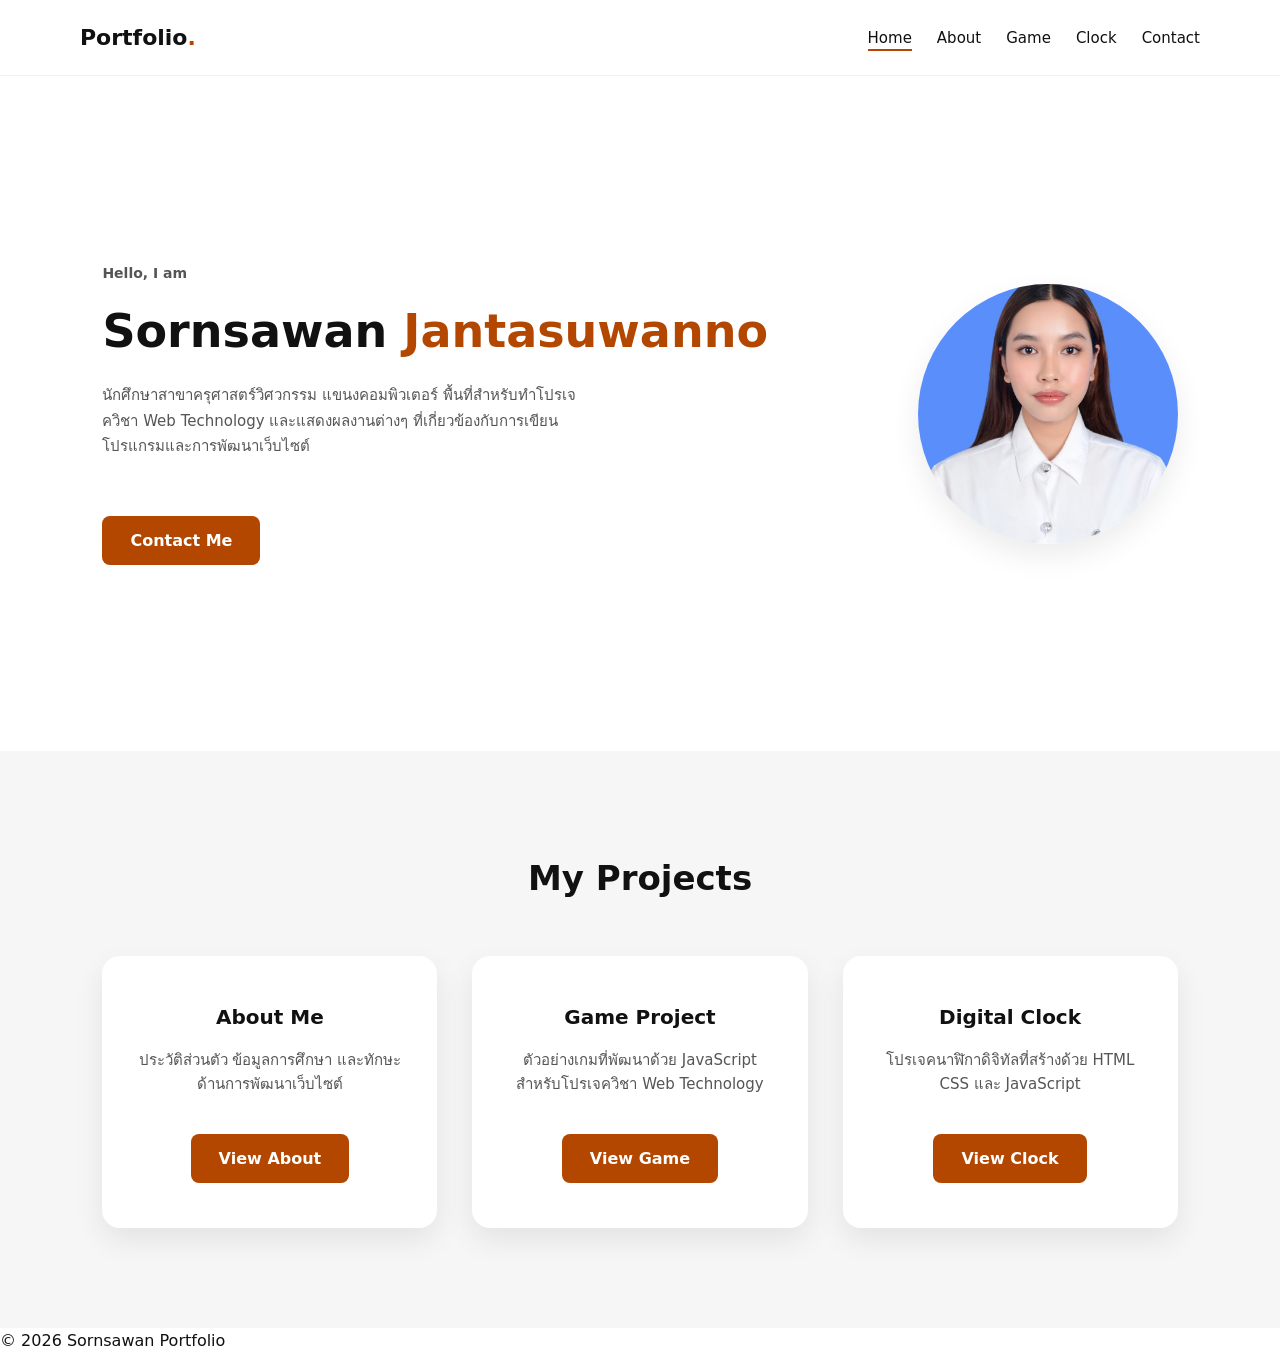
<file: index.html>
<!DOCTYPE html>
<html lang="th">

<head>
    <!-- BASIC META -->
    <meta charset="UTF-8">
    <meta name="viewport" content="width=device-width, initial-scale=1.0">

    <!-- SEO DESCRIPTION -->
    <meta name="description" content="Portfolio website of Sornsawan Jantasuwanno. Web development projects including JavaScript game, digital clock and personal profile.">

    <title>Sornsawan Portfolio</title>

    <!-- MAIN CSS -->
    <link rel="stylesheet" href="css/style.css">
</head>

<body>

    <!-- NAVBAR / HEADER -->
    <header class="navbar">

        <!-- LOGO -->
        <div class="logo">
            Portfolio<span>.</span>
        </div>

        <!-- NAVIGATION MENU -->
        <nav aria-label="Main Navigation">
            <ul class="nav-links">

                <li><a href="index.html" class="active">Home</a></li>
                <li><a href="about.html">About</a></li>
                <li><a href="game.html">Game</a></li>
                <li><a href="clock.html">Clock</a></li>

                <!-- LINK ไป section contact -->
                <li><a href="about.html#contact">Contact</a></li>

            </ul>
        </nav>

    </header>


    <!-- MAIN CONTENT -->
    <main>

        <!-- HERO SECTION แสดงข้อมูลแนะนำตัว -->
        <section class="hero">

            <!-- LEFT CONTENT -->
            <div class="hero-left">

                <p class="intro">Hello, I am</p>

                <h1>
                    Sornsawan <span>Jantasuwanno</span>
                </h1>

                <p class="description">
                    นักศึกษาสาขาครุศาสตร์วิศวกรรม แขนงคอมพิวเตอร์ 
                    พื้นที่สำหรับทำโปรเจควิชา Web Technology และแสดงผลงานต่างๆ 
                    ที่เกี่ยวข้องกับการเขียนโปรแกรมและการพัฒนาเว็บไซต์
                </p>

                <!-- CONTACT BUTTON -->
                <div class="buttons">
                    <a href="about.html#contact"
                       class="btn-primary"
                       aria-label="Go to contact section">

                        Contact Me

                    </a>
                </div>

            </div>

            <!-- RIGHT IMAGE -->
            <div class="hero-right">

                <div class="profile-circle">
                    <img src="image/profile.jpg"
                         alt="Profile photo of Sornsawan Jantasuwanno"
                         width="300"
                         height="300">
                </div>

            </div>

        </section>


        <!-- PROJECT SECTION แสดงผลงาน -->
        <section class="menu-section">

            <h2>My Projects</h2>

            <div class="menu-container">

                <!-- ABOUT -->
                <div class="menu-card">

                    <h3>About Me</h3>

                    <p>
                        ประวัติส่วนตัว ข้อมูลการศึกษา และทักษะด้านการพัฒนาเว็บไซต์
                    </p>

                    <a href="about.html"
                       class="menu-btn"
                       aria-label="View about page">

                        View About

                    </a>

                </div>


                <!-- GAME -->
                <div class="menu-card">

                    <h3>Game Project</h3>

                    <p>
                        ตัวอย่างเกมที่พัฒนาด้วย JavaScript สำหรับโปรเจควิชา Web Technology
                    </p>

                    <a href="game.html"
                       class="menu-btn"
                       aria-label="View game project">

                        View Game

                    </a>

                </div>


                <!-- CLOCK -->
                <div class="menu-card">

                    <h3>Digital Clock</h3>

                    <p>
                        โปรเจคนาฬิกาดิจิทัลที่สร้างด้วย HTML CSS และ JavaScript
                    </p>

                    <a href="clock.html"
                       class="menu-btn"
                       aria-label="View digital clock project">

                        View Clock

                    </a>

                </div>

            </div>

        </section>

    </main>


    <!-- FOOTER -->
    <footer class="footer">
        <p>© 2026 Sornsawan Portfolio</p>
    </footer>

</body>
</html>
</file>
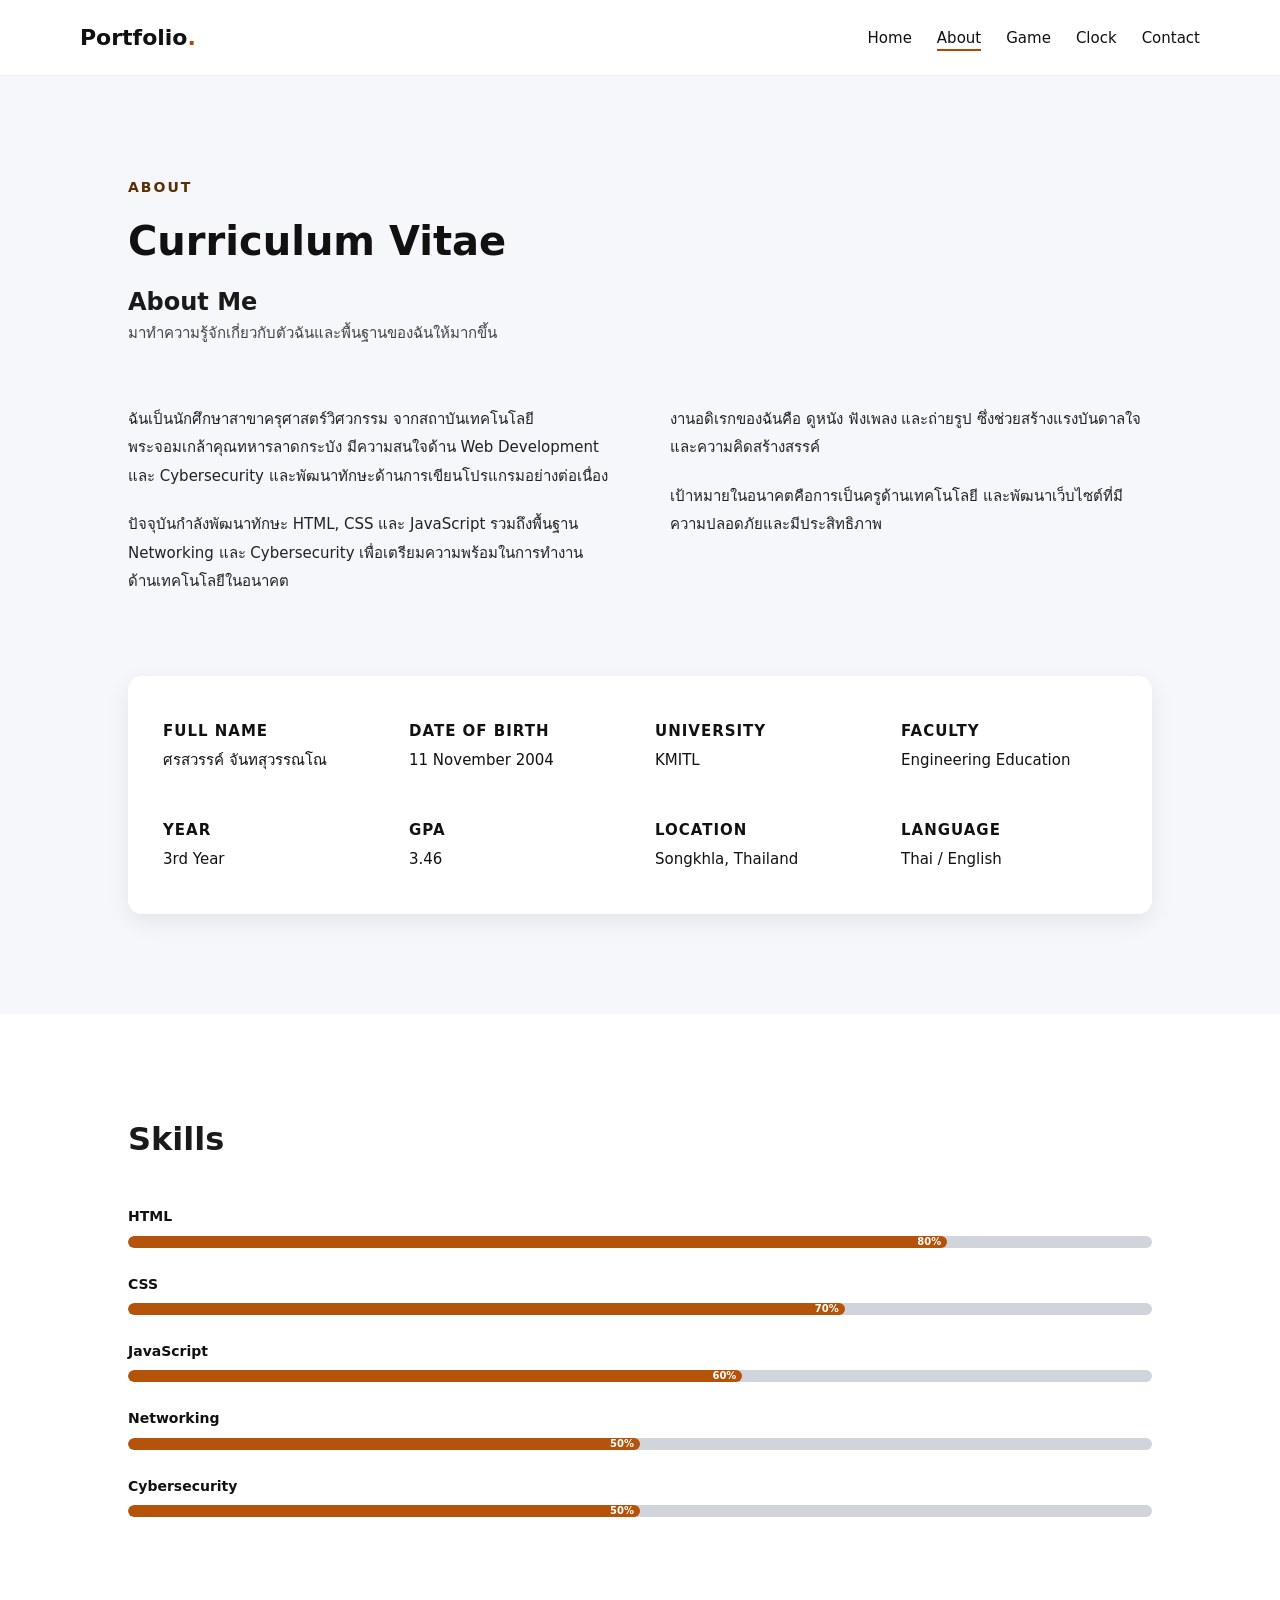
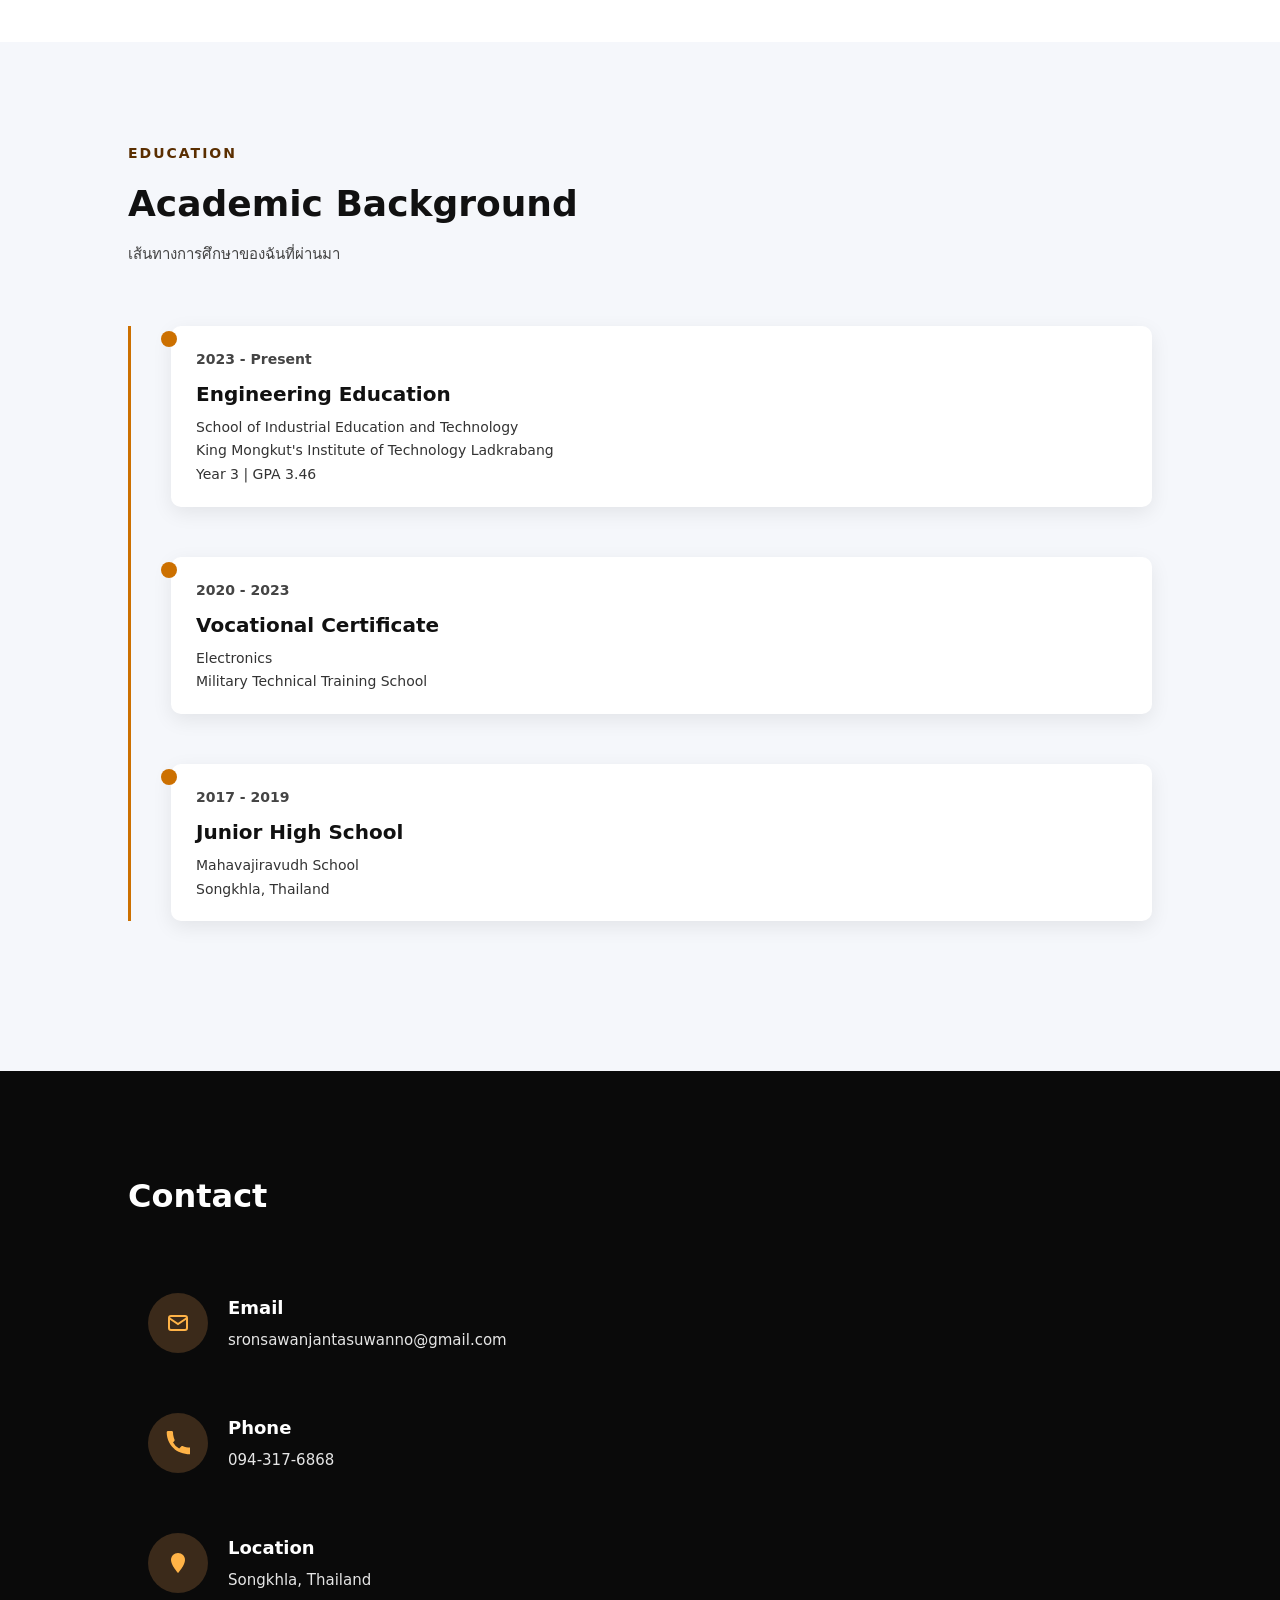
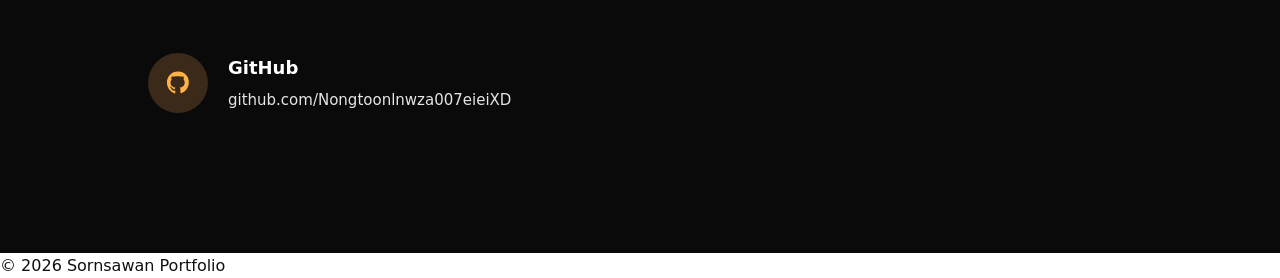
<file: about.html>
<!DOCTYPE html>
<html lang="th">

<head>
    <!-- Meta พื้นฐาน -->
    <meta charset="UTF-8">
    <meta name="viewport" content="width=device-width, initial-scale=1.0">

    <!-- SEO -->
    <title>About - Sornsawan Portfolio</title>
    <meta name="description" content="ประวัติส่วนตัวของ Sornsawan Jantasuwanno นักศึกษาครุศาสตร์วิศวกรรม สนใจ Web Development และ Cybersecurity">

    <!-- Open Graph -->
    <meta property="og:title" content="About - Sornsawan Portfolio">
    <meta property="og:description" content="ประวัติและผลงานของ Sornsawan Jantasuwanno">
    <meta property="og:type" content="website">

    <!-- CSS -->
    <link rel="stylesheet" href="css/style.css">
    <link rel="stylesheet" href="css/about.css">
</head>

<body>

    <!-- Navbar -->
    <header class="navbar">
        <div class="logo">Portfolio<span>.</span></div>

        <nav aria-label="Main Navigation">
            <ul class="nav-links">
                <li><a href="index.html">Home</a></li>
                <li><a href="about.html" class="active" aria-current="page">About</a></li>
                <li><a href="game.html">Game</a></li>
                <li><a href="clock.html">Clock</a></li>
                <li><a href="#contact">Contact</a></li>
            </ul>
        </nav>
    </header>

    <!-- Main -->
    <main>

        <!-- ABOUT -->
        <section class="cv-section">
            <header>
                <p class="section-small">ABOUT</p>
                <h1>Curriculum Vitae</h1>
                <h2>About Me</h2>

                <p class="section-desc">
                    มาทำความรู้จักเกี่ยวกับตัวฉันและพื้นฐานของฉันให้มากขึ้น
                </p>
            </header>

            <div class="cv-content">

                <article class="cv-text">
                    <p>
                        ฉันเป็นนักศึกษาสาขาครุศาสตร์วิศวกรรม จากสถาบันเทคโนโลยีพระจอมเกล้าคุณทหารลาดกระบัง 
                        มีความสนใจด้าน Web Development และ Cybersecurity และพัฒนาทักษะด้านการเขียนโปรแกรมอย่างต่อเนื่อง
                    </p>
                    <p>
                        ปัจจุบันกำลังพัฒนาทักษะ HTML, CSS และ JavaScript รวมถึงพื้นฐาน Networking 
                        และ Cybersecurity เพื่อเตรียมความพร้อมในการทำงานด้านเทคโนโลยีในอนาคต
                    </p>
                </article>

                <article class="cv-text">
                    <p>
                         งานอดิเรกของฉันคือ ดูหนัง ฟังเพลง และถ่ายรูป ซึ่งช่วยสร้างแรงบันดาลใจและความคิดสร้างสรรค์
                    </p>
                    <p>
                         เป้าหมายในอนาคตคือการเป็นครูด้านเทคโนโลยี 
                        และพัฒนาเว็บไซต์ที่มีความปลอดภัยและมีประสิทธิภาพ
                    </p>
                </article>

            </div>

            <!-- INFO -->
            <section class="cv-info">
                <div><p class="label">FULL NAME</p><p>ศรสวรรค์ จันทสุวรรณโณ</p></div>
                <div><p class="label">DATE OF BIRTH</p><p>11 November 2004</p></div>
                <div><p class="label">UNIVERSITY</p><p>KMITL</p></div>
                <div><p class="label">FACULTY</p><p>Engineering Education</p></div>
                <div><p class="label">YEAR</p><p>3rd Year</p></div>
                <div><p class="label">GPA</p><p>3.46</p></div>
                <div><p class="label">LOCATION</p><p>Songkhla, Thailand</p></div>
                <div><p class="label">LANGUAGE</p><p>Thai / English</p></div>
            </section>
        </section>

        <!-- SKILLS -->
        <section class="skills-section">
            <h2>Skills</h2>

            <div class="skill"><p>HTML</p><div class="bar"><div class="fill html">80%</div></div></div>
            <div class="skill"><p>CSS</p><div class="bar"><div class="fill css">70%</div></div></div>
            <div class="skill"><p>JavaScript</p><div class="bar"><div class="fill js">60%</div></div></div>
            <div class="skill"><p>Networking</p><div class="bar"><div class="fill network">50%</div></div></div>
            <div class="skill"><p>Cybersecurity</p><div class="bar"><div class="fill cyber">50%</div></div></div>
        </section>

 
        <!-- EDUCATION -->
        <section class="education-section">
            <header>
                <p class="section-small">EDUCATION</p>
                <h2 class="section-title">Academic Background</h2>
                <p class="section-desc">เส้นทางการศึกษาของฉันที่ผ่านมา</p>
            </header>

            <div class="timeline">

                <article class="timeline-item">
                    <div class="timeline-dot"></div>
                    <div class="timeline-content">
                        <span class="year">2023 - Present</span>
                        <h3>Engineering Education</h3>
                        <p>
                            School of Industrial Education and Technology<br>
                            King Mongkut's Institute of Technology Ladkrabang<br>
                            Year 3 | GPA 3.46
                        </p>
                    </div>
                </article>

                <article class="timeline-item">
                    <div class="timeline-dot"></div>
                    <div class="timeline-content">
                        <span class="year">2020 - 2023</span>
                        <h3>Vocational Certificate</h3>
                        <p>Electronics<br>Military Technical Training School</p>
                    </div>
                </article>

                <article class="timeline-item">
                    <div class="timeline-dot"></div>
                    <div class="timeline-content">
                        <span class="year">2017 - 2019</span>
                        <h3>Junior High School</h3>
                        <p>Mahavajiravudh School<br>Songkhla, Thailand</p>
                    </div>
                </article>

            </div>
        </section>

        <!-- CONTACT -->
        <section id="contact" class="contact-section">
            <h2>Contact</h2>

            <div class="contact-list">

                <!-- Email -->
                <a class="contact-item" href="mailto:sronsawanjantasuwanno@gmail.com">
                    <div class="contact-icon">
                        <svg viewBox="0 0 24 24" width="24" height="24" fill="none" stroke="currentColor" stroke-width="2">
                            <rect x="3" y="5" width="18" height="14" rx="2"></rect>
                            <path d="M3 7l9 6 9-6"></path>
                        </svg>
                    </div>
                    <div class="contact-text">
                        <h3>Email</h3>
                        <p>sronsawanjantasuwanno@gmail.com</p>
                    </div>
                </a>

                <!-- Phone -->
                <a class="contact-item" href="tel:0943176868">
                    <div class="contact-icon">
                        <svg viewBox="0 0 24 24" width="24" height="24" fill="currentColor">
                            <path d="M6.6 10.8a15.1 15.1 0 006.6 6.6l2.2-2.2c.3-.3.8-.4 1.2-.2 2.3 1 4.8 1.6 7.4 1.6.7 0 1.3.6 1.3 1.3V22c0 .7-.6 1.3-1.3 1.3C10.3 23.3.7 13.7.7 1.3.7.6 1.3 0 2 0h3.7c.7 0 1.3.6 1.3 1.3 0 2.6.6 5.1 1.6 7.4.1.4 0 .9-.2 1.2l-2.8 2.9z"/>
                        </svg>
                    </div>
                    <div class="contact-text">
                        <h3>Phone</h3>
                        <p>094-317-6868</p>
                    </div>
                </a>

                <!-- Location -->
                <div class="contact-item">
                    <div class="contact-icon">
                        <svg viewBox="0 0 24 24" width="24" height="24" fill="currentColor">
                            <path d="M12 2C8 2 5 5 5 9c0 5.3 7 13 7 13s7-7.7 7-13c0-4-3-7-7-7z"/>
                        </svg>
                    </div>
                    <div class="contact-text">
                        <h3>Location</h3>
                        <p>Songkhla, Thailand</p>
                    </div>
                </div>

                <!-- GitHub -->
                <a class="contact-item"
                   href="https://github.com/Nongtoonlnwza007eieiXD"
                   target="_blank"
                   rel="noopener">
                    <div class="contact-icon">
                        <svg viewBox="0 0 24 24" width="24" height="24" fill="currentColor">
                            <path d="M12 .5C5.7.5.9 5.3.9 11.6c0 5 3.2 9.3 7.6 10.8.6.1.8-.3.8-.6v-2.2c-3.1.7-3.8-1.5-3.8-1.5-.5-1.2-1.2-1.6-1.2-1.6-1-.7.1-.7.1-.7 1.1.1 1.7 1.2 1.7 1.2 1 .1.8 1.5 2.8 1.1.1-.7.4-1.2.7-1.5-2.5-.3-5.1-1.2-5.1-5.3 0-1.2.4-2.1 1.1-2.9-.1-.3-.5-1.4.1-2.9 0 0 .9-.3 3 .1.9-.3 1.9-.4 2.9-.4s2 .1 2.9.4c2.1-.4 3-.1 3-.1.6 1.5.2 2.6.1 2.9.7.8 1.1 1.7 1.1 2.9 0 4.1-2.6 5-5.1 5.3.4.3.8 1 .8 2v3c0 .3.2.7.8.6 4.4-1.5 7.6-5.8 7.6-10.8C23.1 5.3 18.3.5 12 .5z"/>
                        </svg>
                    </div>
                    <div class="contact-text">
                        <h3>GitHub</h3>
                        <p>github.com/Nongtoonlnwza007eieiXD</p>
                    </div>
                </a>

            </div>
        </section>

    </main>

    <!-- Footer -->
    <footer>
        <p>© 2026 Sornsawan Portfolio</p>
    </footer>

</body>
</html>
</file>
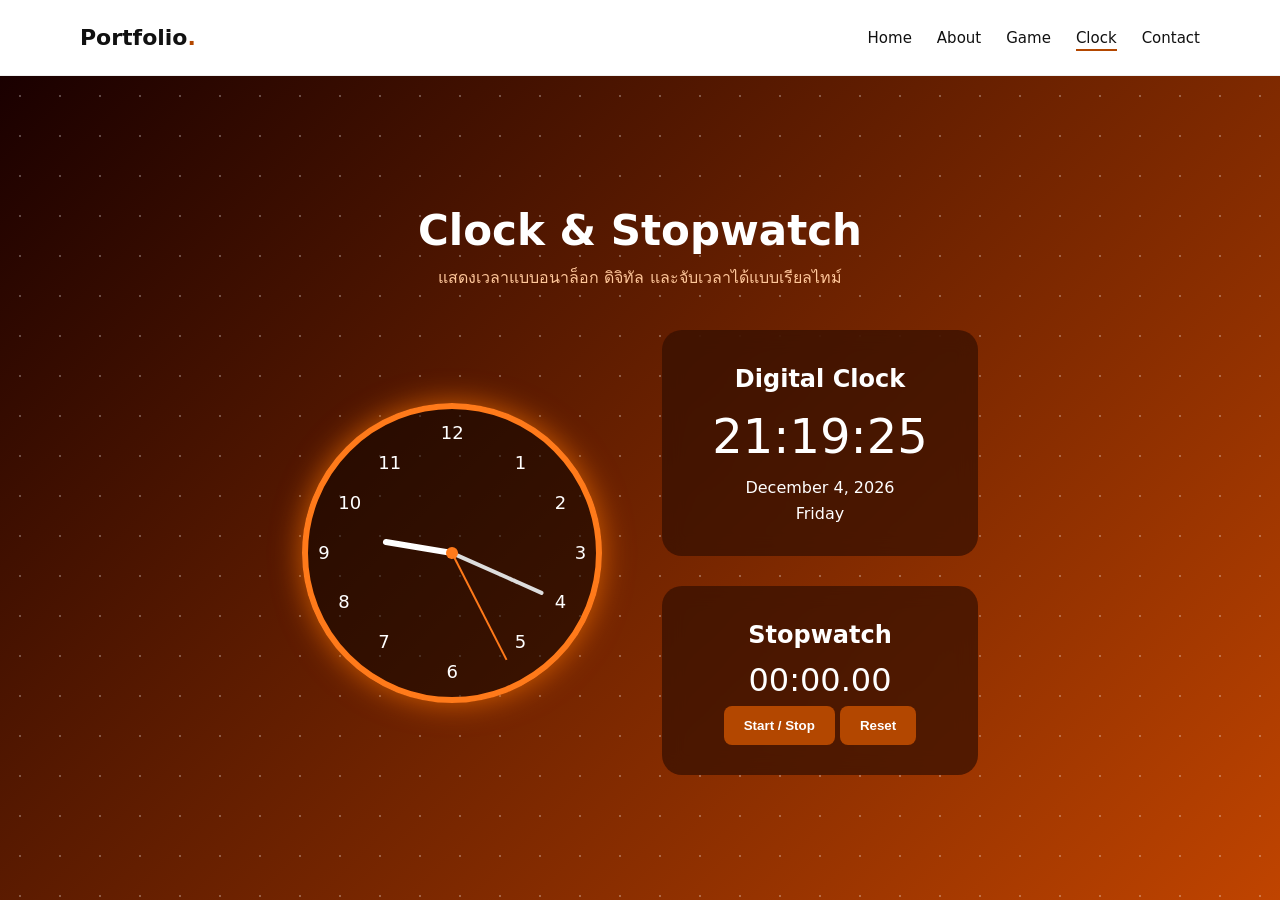
<file: clock.html>
<!DOCTYPE html>
<html lang="th">

<head>
    <!-- Meta พื้นฐาน -->
    <meta charset="UTF-8">
    <meta name="viewport" content="width=device-width, initial-scale=1.0">

    <!-- SEO -->
    <title>Clock & Stopwatch | Sornsawan Portfolio</title>
    <meta name="description" content="นาฬิกาอนาล็อก ดิจิทัล และระบบจับเวลา (Stopwatch) แสดงผลแบบเรียลไทม์">

    <!-- CSS -->
    <link rel="stylesheet" href="css/style.css">
    <link rel="stylesheet" href="css/clock.css">
</head>

<body class="clock-page">

    <!-- Navbar -->
    <header class="navbar">
        <div class="logo">Portfolio<span>.</span></div>

        <nav aria-label="Main Navigation">
            <ul class="nav-links">
                <li><a href="index.html">Home</a></li>
                <li><a href="about.html">About</a></li>
                <li><a href="game.html">Game</a></li>
                <li><a href="clock.html" class="active" aria-current="page">Clock</a></li>
                <li><a href="about.html#contact">Contact</a></li>
            </ul>
        </nav>
    </header>

    <!-- Background effect -->
    <div class="background" aria-hidden="true"></div>
    <div class="particles" aria-hidden="true"></div>

    <!-- Main content -->
    <main>
        <section class="page">

            <!-- Title -->
            <header>
                <h1 class="title">Clock & Stopwatch</h1>
                <p class="subtitle">
                    แสดงเวลาแบบอนาล็อก ดิจิทัล และจับเวลาได้แบบเรียลไทม์
                </p>
            </header>

            <div class="container">

                <!-- Analog Clock -->
                <section class="analog-clock" aria-label="นาฬิกาอนาล็อก">

                    <!-- ตัวเลขรอบหน้าปัด -->
                    <div class="number n1">1</div>
                    <div class="number n2">2</div>
                    <div class="number n3">3</div>
                    <div class="number n4">4</div>
                    <div class="number n5">5</div>
                    <div class="number n6">6</div>
                    <div class="number n7">7</div>
                    <div class="number n8">8</div>
                    <div class="number n9">9</div>
                    <div class="number n10">10</div>
                    <div class="number n11">11</div>
                    <div class="number n12">12</div>

                    <!-- เข็มนาฬิกา (ลบ aria-label ที่ไม่จำเป็นออก) -->
                    <div class="hand hour" id="hour"></div>
                    <div class="hand minute" id="minute"></div>
                    <div class="hand second" id="second"></div>

                    <div class="center"></div>
                </section>

                <!-- Right Panel -->
                <aside class="right-panel">

                    <!-- Digital Clock -->
                    <article class="card">
                        <h2>Digital Clock</h2>

                        <time id="digitalTime" class="digital-time" aria-live="polite">
                            00:00:00
                        </time>

                        <p id="date"></p>
                        <p id="day"></p>
                    </article>

                    <!-- Stopwatch -->
                    <article class="card">
                        <h2>Stopwatch</h2>

                        <time id="stopwatch" aria-live="polite">
                            00:00.00
                        </time>

                        <div class="controls">
                            <button 
                                type="button" 
                                onclick="startStop()" 
                                aria-label="เริ่มหรือหยุดการจับเวลา">
                                Start / Stop
                            </button>

                            <button 
                                type="button" 
                                onclick="resetStop()" 
                                aria-label="รีเซ็ตการจับเวลา">
                                Reset
                            </button>
                        </div>
                    </article>

                </aside>

            </div>

        </section>
    </main>

    <!-- JavaScript -->
    <script src="javascript/clock.js" defer></script>

</body>
</html>
</file>
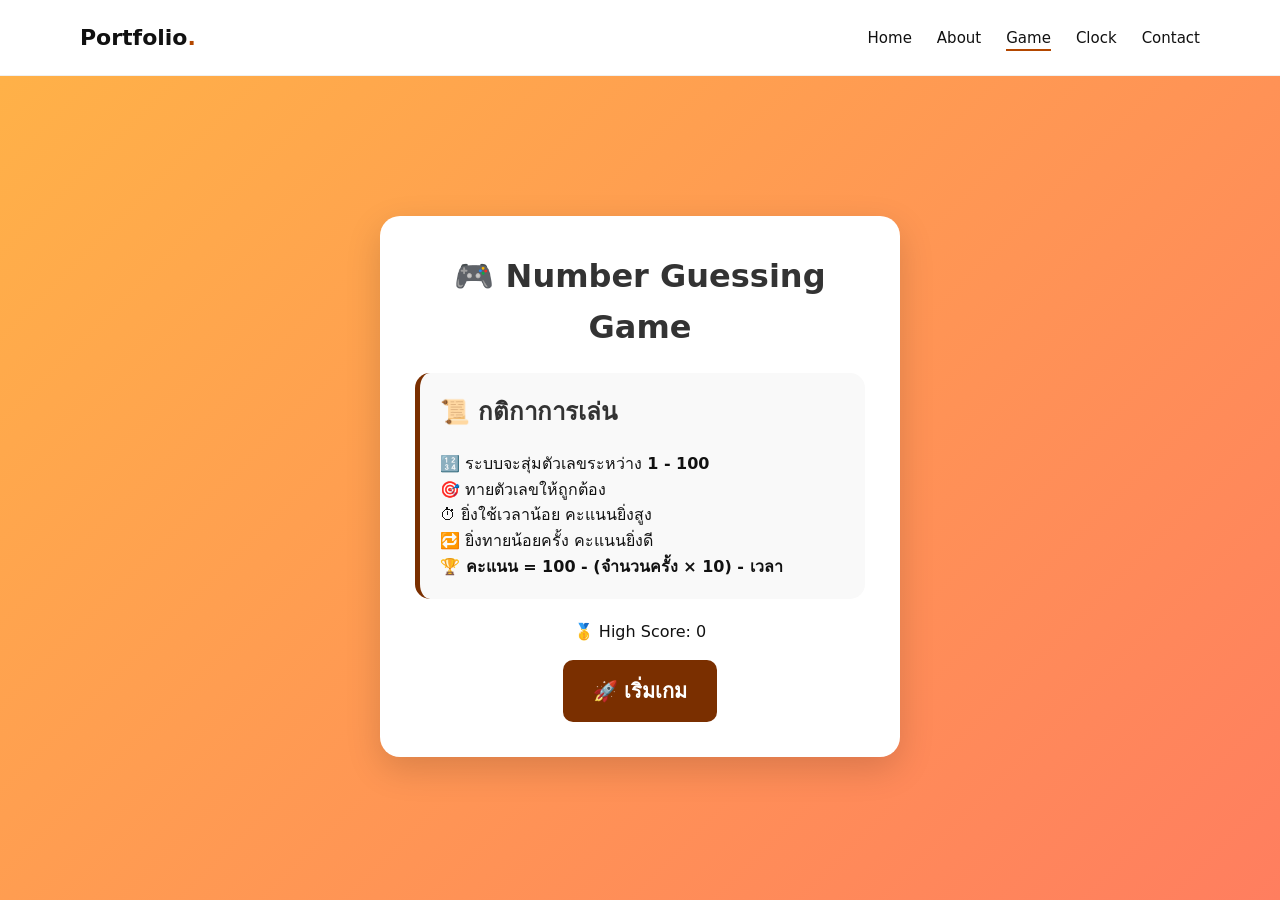
<file: game.html>
<!DOCTYPE html>
<html lang="th">

<head>
    <!-- meta พื้นฐาน -->
    <meta charset="UTF-8">
    <meta name="viewport" content="width=device-width, initial-scale=1.0">

    <!-- SEO -->
    <title>Number Guessing Game | Sornsawan Portfolio</title>
    <meta name="description" content="เกมทายตัวเลข 1-100 สนุก พร้อมระบบคะแนนและ leaderboard">

    <!-- CSS -->
    <link rel="stylesheet" href="css/style.css">
    <link rel="stylesheet" href="css/game.css">
</head>

<body class="game-bg">

    <!-- navbar -->
    <header class="navbar">
        <div class="logo">Portfolio<span>.</span></div>

        <nav aria-label="Main Navigation">
            <ul class="nav-links">

                <li><a href="index.html">Home</a></li>
                <li><a href="about.html">About</a></li>
                <li><a href="game.html" class="active">Game</a></li>
                <li><a href="clock.html">Clock</a></li>
                <li><a href="about.html#contact">Contact</a></li>

            </ul>
        </nav>
    </header>


    <main>

        <!-- หน้าเริ่มเกม -->
        <div id="startScreen" class="container-box">

            <h1>🎮 Number Guessing Game</h1>

            <!-- กติกา -->
            <div class="rules">
                <h2>📜 กติกาการเล่น</h2>
                <p>🔢 ระบบจะสุ่มตัวเลขระหว่าง <b>1 - 100</b></p>
                <p>🎯 ทายตัวเลขให้ถูกต้อง</p>
                <p>⏱ ยิ่งใช้เวลาน้อย คะแนนยิ่งสูง</p>
                <p>🔁 ยิ่งทายน้อยครั้ง คะแนนยิ่งดี</p>
                <p><b>🏆 คะแนน = 100 - (จำนวนครั้ง × 10) - เวลา</b></p>
            </div>

            <!-- high score -->
            <p>🥇 High Score: <span id="highScore">0</span></p>

            <!-- ปุ่มเริ่ม -->
            <button id="startBtn" class="start-btn">🚀 เริ่มเกม</button>

        </div>


        <!-- พื้นที่เล่นเกม -->
        <div id="gameArea" class="container-box" hidden>

            <h2>🎮 เกมทายตัวเลข</h2>

            <!-- leaderboard -->
            <h3>🏆 Leaderboard</h3>
            <ol id="leaderboard">
                <li>0</li><li>0</li><li>0</li><li>0</li><li>0</li>
            </ol>

            <!-- input -->
            <div class="input-group">

                <label for="guessInput">กรอกตัวเลข (1-100):</label>

                <input 
                    type="number"
                    id="guessInput"
                    placeholder="กรอกตัวเลข"
                    min="1"
                    max="100"
                    inputmode="numeric"
                >

                <button id="guessBtn">ทาย</button>

            </div>

            <!-- ข้อความแจ้ง -->
            <p id="message" aria-live="polite"></p>

            <!-- สถานะเกม -->
            <div class="game-stats">
                <p>จำนวนครั้ง: <span id="attempts">0</span></p>
                <p>⏳ เวลา: <span id="timer">0</span> วินาที</p>
                <p>🏆 คะแนน: <span id="score">0</span></p>
                <p>🥇 High Score: <span id="highScoreGame">0</span></p>
            </div>

            <!-- ปุ่มรีสตาร์ท -->
            <button id="restartBtn" class="restart-btn">🔁 เริ่มเกมใหม่</button>

        </div>

    </main>


    <!-- เสียงตอนชนะ -->
    <audio id="winSound" preload="none">
        <source src="https://assets.mixkit.co/sfx/preview/mixkit-winning-chimes-2015.mp3" type="audio/mpeg">
    </audio>


    <!-- script หลัก -->
    <script src="javascript/game.js" defer></script>

    <!-- script เสริม -->
    <script>
        // รอโหลดหน้าเว็บ
        document.addEventListener("DOMContentLoaded", () => {

            const input = document.getElementById("guessInput");
            const guessBtn = document.getElementById("guessBtn");
            const startBtn = document.getElementById("startBtn");
            const restartBtn = document.getElementById("restartBtn");

            // กด Enter เพื่อทาย
            if(input){
                input.addEventListener("keypress", (e) => {
                    if(e.key === "Enter") checkGuess();
                });
            }

            // ปุ่มต่าง ๆ
            if(guessBtn) guessBtn.addEventListener("click", checkGuess);
            if(startBtn) startBtn.addEventListener("click", startGame);
            if(restartBtn) restartBtn.addEventListener("click", restartGame);

        });
    </script>

</body>
</html>
</file>
<file: css/style.css>
/* COLOR SYSTEM กำหนดตัวแปรสีหลักของเว็บไซต์ เพื่อให้แก้ไขธีม สี และเงา */
:root{
  --bg:#ffffff;
  --text:#111111;
  --text-soft:#555;
  --nav:#ffffff;

  --accent:#b34700;
  --accent-hover:#8a3600;

  --card:#ffffff;
  --section:#f6f6f6;

  --shadow:0 12px 30px rgba(0,0,0,0.08);
}

/* RESET รีเซ็ต margin padding และ box model เพื่อให้ทุก browser แสดงผลใกล้เคียงกัน */
*{
  margin:0;
  padding:0;
  box-sizing:border-box;
}

/* GLOBAL STYLE กำหนด font สีพื้นหลัง สีข้อความ และระยะห่างบรรทัดของทั้งเว็บไซต์ */
body{
  font-family:Segoe UI, system-ui, sans-serif;
  background:var(--bg);
  color:var(--text);
  line-height:1.6;
}

/* NAVBAR แถบเมนูหลักด้านบน ใช้ Flexbox จัดตำแหน่งโลโก้และเมนูให้อยู่คนละฝั่ง */
.navbar{
  display:flex;
  justify-content:space-between;
  align-items:center;
  padding:20px 80px;
  background:var(--nav);
  position:sticky;
  top:0;
  z-index:1000;
  border-bottom:1px solid rgba(0,0,0,0.06);
}

/* LOGO ข้อความชื่อเว็บไซต์หรือชื่อเจ้าของเว็บไซต์ */
.logo{
  font-size:22px;
  font-weight:700;
}

/* LOGO ACCENT เน้นบางส่วนของโลโก้ด้วยสีหลักของเว็บไซต์ */
.logo span{
  color:var(--accent);
}

/* NAV CONTAINER กล่องครอบเมนู ใช้ flex เพื่อจัดลิงก์ให้อยู่ในแนวเดียวกัน */
nav{
  display:flex;
  align-items:center;
  gap:25px;
}

/* NAV LINKS รายการเมนูหลักของเว็บไซต์ */
.nav-links{
  display:flex;
  list-style:none;
  gap:25px;
}

/* NAV LINK STYLE ตกแต่งลิงก์เมนูให้ดูสะอาดและกดง่าย */
nav a{
  text-decoration:none;
  color:var(--text);
  font-weight:500;
  position:relative;
  padding-bottom:4px;
  font-size:15px;
}

/* UNDERLINE ANIMATION สร้างเส้นใต้แบบ animation เพื่อเพิ่ม interaction ตอน hover */
nav a::after{
  content:"";
  position:absolute;
  left:0;
  bottom:0;
  width:0%;
  height:2px;
  background:var(--accent);
  transition:.3s;
}

/* NAV HOVER EFFECT แสดงเส้นใต้เต็มความกว้างเมื่อลากเมาส์ผ่าน */
nav a:hover::after{
  width:100%;
}

/* ACTIVE PAGE แสดงเส้นใต้ค้างไว้ในหน้าที่กำลังใช้งานอยู่ */
nav a.active::after{
  width:100%;
}

/* HERO SECTION ส่วนแนะนำตัวหลักของหน้าแรก จัดข้อความและรูปภาพให้อยู่คนละด้าน */
.hero{
  display:flex;
  justify-content:space-between;
  align-items:center;
  padding:80px 8%;
  min-height:75vh;
  gap:60px;
}

/* INTRO TEXT ข้อความเกริ่นนำสั้นๆ เหนือหัวข้อหลัก */
.intro{
  color:var(--text-soft);
  margin-bottom:10px;
  font-size:14px;
  font-weight:600;
}

/* MAIN TITLE หัวข้อหลักของหน้าแรก เช่น ชื่อหรือข้อความแนะนำตัว */
.hero-left h1{
  font-size:46px;
  margin-bottom:15px;
}

/* NAME HIGHLIGHT ใช้เน้นชื่อหรือข้อความสำคัญในหัวข้อหลัก */
.hero-left span{
  color:var(--accent);
}

/* DESCRIPTION TEXT ข้อความอธิบายตัวเองหรือเว็บไซต์เพิ่มเติม */
.description{
  line-height:1.7;
  margin-bottom:28px;
  color:var(--text-soft);
  font-size:15px;
  max-width:480px;
}

/* BUTTON GROUP กลุ่มปุ่ม เช่น ปุ่มดูผลงานหรือปุ่มติดต่อ */
.buttons{
  display:flex;
  gap:15px;
}

/* PRIMARY BUTTON และ MENU BUTTON ปุ่มหลักของเว็บไซต์ ใช้สี accent เพื่อให้เด่น */
.btn-primary,
.menu-btn{
  background:var(--accent);
  color:#ffffff;
  border:none;
  padding:12px 28px;
  border-radius:8px;
  text-decoration:none;
  display:inline-block;
  font-weight:600;
  margin-top:28px;
  transition:0.25s;
}

/* BUTTON HOVER EFFECT เปลี่ยนสีและขยายเล็กน้อยเพื่อให้ผู้ใช้รู้ว่าปุ่มสามารถกดได้ */
.btn-primary:hover,
.menu-btn:hover{
  background:var(--accent-hover);
  transform:scale(1.05);
}

/* PROFILE CONTAINER กล่องครอบรูปโปรไฟล์ จัดให้อยู่กึ่งกลาง */
.hero-right{
  display:flex;
  align-items:center;
  justify-content:center;
}

/* PROFILE IMAGE CIRCLE ทำให้รูปโปรไฟล์เป็นวงกลมและเพิ่มเงา */
.profile-circle{
  width:260px;
  height:260px;
  border-radius:50%;
  overflow:hidden;
  box-shadow:var(--shadow);
}

/* PROFILE IMAGE ทำให้รูปเต็มกรอบและไม่เสียสัดส่วน */
.profile-circle img{
  width:100%;
  height:100%;
  object-fit:cover;
}

/* PORTFOLIO SECTION ส่วนแสดงผลงานหรือเมนูต่างๆ ของเว็บไซต์ */
.menu-section{
  padding:100px 8%;
  text-align:center;
  background:var(--section);
}

/* SECTION TITLE หัวข้อหลักของส่วนผลงาน */
.menu-section h2{
  margin-bottom:50px;
  font-size:34px;
}

/* GRID LAYOUT ใช้ CSS Grid จัดการ์ดผลงานให้เป็นระเบียบหลายคอลัมน์ */
.menu-container{
  display:grid;
  grid-template-columns:repeat(3,1fr);
  gap:35px;
  max-width:1100px;
  margin:auto;
}

/* CARD STYLE การ์ดแต่ละใบสำหรับแสดงโปรเจกต์หรือเมนูย่อย */
.menu-card{
  background:var(--card);
  padding:45px 35px;
  border-radius:18px;
  box-shadow:var(--shadow);
  transition:0.35s;
}

/* CARD HOVER EFFECT เพิ่มเอฟเฟกต์ยกการ์ดขึ้นเมื่อชี้เมาส์ */
.menu-card:hover{
  transform:translateY(-8px);
  box-shadow:0 25px 50px rgba(0,0,0,0.18);
}

/* CARD TITLE ชื่อของผลงานหรือเมนูในการ์ด */
.menu-card h3{
  margin-bottom:15px;
  font-size:20px;
}

/* CARD TEXT ข้อความอธิบายรายละเอียดสั้นๆ ของการ์ด */
.menu-card p{
  color:var(--text-soft);
  font-size:15px;
  line-height:1.6;
  margin-bottom:10px;
}

/* TABLET RESPONSIVE ปรับ layout สำหรับหน้าจอแท็บเล็ตและหน้าจอขนาดกลาง */
@media (max-width:900px){

  /* ลด padding ของ navbar ให้เหมาะกับพื้นที่หน้าจอ */
  .navbar{
    padding:18px 40px;
  }

  /* เปลี่ยน hero เป็นแนวตั้งเพื่อให้อ่านง่ายบนจอแคบ */
  .hero{
    flex-direction:column;
    text-align:center;
    padding:60px 30px;
  }

  /* ลดขนาดหัวข้อหลักให้พอดีกับหน้าจอ */
  .hero-left h1{
    font-size:36px;
  }

  /* ลดขนาดรูปโปรไฟล์ */
  .profile-circle{
    width:220px;
    height:220px;
  }

  /* จัดปุ่มให้อยู่กึ่งกลาง */
  .buttons{
    justify-content:center;
  }

  /* ลดจำนวนคอลัมน์ของการ์ดจาก 3 เหลือ 2 */
  .menu-container{
    grid-template-columns:repeat(2,1fr);
  }
}

/* MOBILE RESPONSIVE ปรับ layout สำหรับโทรศัพท์มือถือ */
@media (max-width:600px){

  /* จัด navbar เป็นแนวตั้งเพื่อไม่ให้เมนูล้น */
  .navbar{
    flex-direction:column;
    gap:12px;
    padding:15px;
  }

  /* อนุญาตให้เมนูขึ้นบรรทัดใหม่ได้ */
  nav{
    flex-wrap:wrap;
    justify-content:center;
    gap:15px;
  }

  /* จัดรายการเมนูให้อยู่กึ่งกลางและขึ้นบรรทัดใหม่ได้ */
  .nav-links{
    gap:15px;
    flex-wrap:wrap;
    justify-content:center;
  }

  /* ลด padding และช่องว่างของ hero section */
  .hero{
    padding:40px 20px;
    gap:30px;
  }

  /* ลดขนาดหัวข้อให้เหมาะกับมือถือ */
  .hero-left h1{
    font-size:28px;
  }

  /* ลดขนาดข้อความ description */
  .description{
    font-size:14px;
  }

  /* เรียงปุ่มในแนวตั้งเพื่อกดง่ายบนจอสัมผัส */
  .buttons{
    flex-direction:column;
    gap:10px;
  }

  /* ทำให้ปุ่มหลักกว้างเต็มพื้นที่ */
  .btn-primary{
    width:100%;
    text-align:center;
  }

  /* ลดขนาดรูปโปรไฟล์อีกระดับสำหรับมือถือ */
  .profile-circle{
    width:180px;
    height:180px;
  }

  /* แสดงการ์ดเป็น 1 คอลัมน์ */
  .menu-container{
    grid-template-columns:1fr;
  }

  /* ลด padding ภายในการ์ดเพื่อประหยัดพื้นที่ */
  .menu-card{
    padding:35px 25px;
  }

  /* ลดขนาดหัวข้อ section */
  .menu-section h2{
    font-size:26px;
  }
}
</file>
<file: css/about.css>
/* ABOUT / CV SECTION กำหนดพื้นที่สำหรับส่วนแนะนำตัวและข้อมูลประวัติส่วนตัว */
.cv-section{
  padding:100px 10%;
  background:#f5f7fb;
  color:#1a1a1a;
}

/* SMALL TITLE ข้อความหัวข้อย่อยด้านบน ใช้เน้นชื่อหมวดให้เด่นก่อนเข้าสู่หัวข้อหลัก */
.section-small{
  color:#5a2e00;
  font-size:14px;
  letter-spacing:2px;
  margin-bottom:10px;
  font-weight:700;
}

/* MAIN TITLE หัวข้อหลักของส่วน CV */
.cv-section h1{
  font-size:40px;
  margin-bottom:10px;
  color:#111;
}

/* SUBTITLE ข้อความอธิบายใต้หัวข้อหลัก ใช้สรุปเนื้อหาโดยรวมของ section */
.section-desc{
  color:#444;
  margin-bottom:60px;
  font-size:15px;
}

/* TEXT 2 COLUMN จัดวางข้อความเนื้อหาแบบ 2 คอลัมน์ด้วย CSS Grid เพื่อให้อ่านง่ายและเป็นระเบียบ */
.cv-content{
  display:grid;
  grid-template-columns:1fr 1fr;
  gap:60px;
  margin-bottom:60px;
}

/* CV TEXT กำหนดรูปแบบย่อหน้าในส่วนเนื้อหาประวัติส่วนตัว */
.cv-text p{
  line-height:1.9;
  color:#222;
  margin-bottom:20px;
  font-size:15px;
}

/* INFO GRID กล่องข้อมูลส่วนตัว เช่น ชื่อ อายุ การศึกษา หรือข้อมูลติดต่อ จัดด้วย Grid */
.cv-info{
  display:grid;
  grid-template-columns:repeat(4,1fr);
  gap:30px;
  margin-top:30px;
  background:white;
  padding:35px;
  border-radius:14px;
  box-shadow:0 8px 25px rgba(0,0,0,0.08);
}

/* INFO ITEM กำหนดระยะห่างภายในแต่ละช่องข้อมูล */
.cv-info div{
  padding:8px 0;
}

/* LABEL ชื่อหัวข้อย่อยของข้อมูลแต่ละรายการ */
.label{
  font-size:12px;
  color:#555;
  letter-spacing:1px;
  margin-bottom:5px;
  font-weight:600;
}

/* INFO TEXT ข้อความรายละเอียดของข้อมูลส่วนตัว */
.cv-info p{
  font-size:15px;
  color:#111;
}

/* SKILLS SECTION พื้นที่แสดงทักษะต่างๆ ของผู้จัดทำเว็บไซต์ */
.skills-section{
  padding:100px 10%;
  background:#ffffff;
  color:#1a1a1a;
}

/* SKILLS TITLE หัวข้อหลักของส่วนทักษะ */
.skills-section h2{
  font-size:32px;
  margin-bottom:40px;
}

/* SKILL ITEM กล่องของแต่ละทักษะ */
.skill{
  margin-bottom:25px;
}

/* SKILL LABEL ชื่อของแต่ละทักษะ เช่น HTML CSS JavaScript */
.skill p{
  margin-bottom:8px;
  font-size:14px;
  font-weight:600;
  color:#111;
}

/* SKILL BAR พื้นหลังของแถบแสดงระดับความสามารถ */
.bar{
  width:100%;
  height:12px;
  background:#d1d5db;
  border-radius:20px;
  overflow:hidden;
}

/* SKILL FILL ส่วนที่เติมในแถบเพื่อแสดงเปอร์เซ็นต์ของทักษะ */
.fill{
  height:100%;
  background:#b45309;
  border-radius:20px;
  text-align:right;
  font-size:10px;
  padding-right:6px;
  color:#ffffff;
  line-height:12px;
  font-weight:700;
}

/* SKILL PERCENT กำหนดความกว้างของแต่ละทักษะตามระดับที่ต้องการแสดง */
.html{ width:80%; }
.css{ width:70%; }
.js{ width:60%; }
.network{ width:50%; }
.cyber{ width:50%; }

/* EDUCATION SECTION ส่วนแสดงประวัติการศึกษาในรูปแบบ timeline */
.education-section{
  padding:100px 10%;
  background:#f5f7fb;
}

/* SECTION TITLE หัวข้อหลักของ section เช่น Education */
.section-title{
  font-size:36px;
  margin:10px 0;
  color:#111;
}

/* TIMELINE เส้นหลักแนวตั้งสำหรับจัดลำดับเหตุการณ์ตามเวลา */
.timeline{
  position:relative;
  margin-top:50px;
  padding-left:40px;
  border-left:3px solid #cc7000;
}

/* TIMELINE ITEM แต่ละรายการในเส้นเวลา พร้อมเอฟเฟกต์เลื่อนขึ้นเมื่อแสดงผล */
.timeline-item{
  position:relative;
  margin-bottom:50px;
  opacity:0;
  transform:translateY(30px);
  animation:fadeUp 0.8s forwards;
}

/* ANIMATION DELAY กำหนดเวลาเริ่ม animation ของแต่ละรายการให้แสดงทีละอัน */
.timeline-item:nth-child(1){animation-delay:0.2s;}
.timeline-item:nth-child(2){animation-delay:0.4s;}
.timeline-item:nth-child(3){animation-delay:0.6s;}

/* TIMELINE DOT จุดวงกลมที่ใช้แทนตำแหน่งของแต่ละเหตุการณ์บน timeline */
.timeline-dot{
  position:absolute;
  left:-10px;
  top:5px;
  width:16px;
  height:16px;
  background:#cc7000;
  border-radius:50%;
}

/* TIMELINE CONTENT กล่องข้อความของแต่ละรายการการศึกษา */
.timeline-content{
  background:white;
  padding:20px 25px;
  border-radius:10px;
  box-shadow:0 6px 20px rgba(0,0,0,0.08);
}

/* YEAR ข้อความปีหรือช่วงเวลาในการศึกษา */
.year{
  font-size:14px;
  color:#444;
  font-weight:600;
}

/* TIMELINE HEADING ชื่อสถานศึกษา หรือชื่อระดับการศึกษา */
.timeline-content h3{
  margin:6px 0;
  font-size:20px;
  color:#111;
}

/* TIMELINE DESCRIPTION รายละเอียดเพิ่มเติมของแต่ละช่วงการศึกษา */
.timeline-content p{
  color:#333;
  font-size:14px;
  line-height:1.7;
}

/* FADE UP ANIMATION ทำให้รายการค่อยๆ ปรากฏและเลื่อนขึ้นอย่างนุ่มนวล */
@keyframes fadeUp{
  to{
    opacity:1;
    transform:translateY(0);
  }
}

/* CONTACT SECTION ส่วนแสดงช่องทางการติดต่อ โดยใช้พื้นหลังสีเข้มให้ตัดกับส่วนอื่น */
.contact-section{
  background:#0a0a0a;
  color:white;
  padding:100px 10%;
}

/* CONTACT TITLE หัวข้อหลักของส่วนการติดต่อ */
.contact-section h2{
  font-size:32px;
  margin-bottom:50px;
}

/* CONTACT LIST กล่องครอบรายการช่องทางการติดต่อ */
.contact-list{
  max-width:500px;
}

/* CONTACT ITEM การ์ดแต่ละรายการของช่องทางติดต่อ เช่น Email GitHub หรือ Phone */
.contact-item{
  display:flex;
  align-items:center;
  gap:20px;
  padding:20px;
  border-radius:12px;
  margin-bottom:20px;
  text-decoration:none;
  color:white;
  transition:0.3s;
}

/* CONTACT ITEM HOVER เพิ่มเอฟเฟกต์พื้นหลังและขยับเล็กน้อยเมื่อชี้เมาส์ */
.contact-item:hover{
  background:#1f1f1f;
  transform:translateX(5px);
}

/* CONTACT ICON วงกลมไอคอนของแต่ละช่องทางการติดต่อ */
.contact-icon{
  width:60px;
  height:60px;
  background:#3b2a1a;
  border-radius:50%;
  display:flex;
  align-items:center;
  justify-content:center;
  font-size:22px;
  color:#ffb347;
  flex-shrink:0;
}

/* CONTACT TEXT TITLE ชื่อของช่องทางการติดต่อ */
.contact-text h3{
  margin:0;
  font-size:18px;
  color:#ffffff;
}

/* CONTACT TEXT DESCRIPTION รายละเอียด เช่น อีเมลหรือชื่อบัญชีผู้ใช้ */
.contact-text p{
  margin:5px 0 0;
  color:#e5e5e5;
  font-size:15px;
}

/* RESPONSIVE TABLET ปรับ layout สำหรับหน้าจอขนาดกลางให้คอลัมน์ลดลง */
@media (max-width:900px){
  .cv-content{ grid-template-columns:1fr; }
  .cv-info{ grid-template-columns:1fr 1fr; }
}

/* RESPONSIVE MOBILE ปรับขนาด padding และทำให้ข้อมูลส่วนตัวเรียงเป็นคอลัมน์เดียวบนมือถือ */
@media (max-width:500px){
  .cv-info{ grid-template-columns:1fr; }
  .cv-section{ padding:70px 6%; }
  .skills-section{ padding:70px 6%; }
}

/* RESPONSIVE TIMELINE ลดระยะด้านซ้ายและ padding ของกล่องเนื้อหาบนหน้าจอเล็ก */
@media (max-width:768px){
  .timeline{ padding-left:25px; }
  .timeline-content{ padding:18px; }
}

/* RESPONSIVE CONTACT ปรับระยะห่างของ section และ card ในส่วนติดต่อให้เหมาะกับมือถือ */
@media (max-width:600px){
  .contact-section{ padding:80px 8%; }
  .contact-item{ padding:15px; }
}
</file>
<file: css/clock.css>
/* CLOCK PAGE ONLY กำหนดสไตล์เฉพาะสำหรับหน้าจอนาฬิกา เพื่อไม่ให้กระทบกับหน้าอื่นของเว็บไซต์ */
.clock-page{
  min-height:100vh;
  overflow-x:hidden;
}

/* BACKGROUND สร้างพื้นหลังแบบไล่สีเคลื่อนไหว เพื่อเพิ่มบรรยากาศให้หน้าจอดูน่าสนใจมากขึ้น */
.clock-page .background{
  position:fixed;
  width:100%;
  height:100%;
  background:linear-gradient(-45deg,#0a0000,#2b0700,#ff5e00,#1a0000);
  background-size:400% 400%;
  animation:sunset 15s ease infinite;
  z-index:-2;
}

/* BACKGROUND ANIMATION ควบคุมการเคลื่อนที่ของ gradient เพื่อให้พื้นหลังดูมีชีวิต */
@keyframes sunset{
  0%{background-position:0% 50%}
  50%{background-position:100% 50%}
  100%{background-position:0% 50%}
}

/* PARTICLES EFFECT เพิ่มลวดลายจุดเล็กๆ บนพื้นหลัง เพื่อให้หน้าดูมีมิติและไม่เรียบเกินไป */
.clock-page .particles::before,
.clock-page .particles::after{
  content:"";
  position:fixed;
  width:200%;
  height:200%;
  background-image:radial-gradient(white 1px, transparent 1px);
  background-size:40px 40px;
  opacity:0.15;
  animation:particlesMove 60s linear infinite;
  z-index:-1;
}

/* PARTICLES ANIMATION ทำให้ลายจุดค่อยๆ เคลื่อนขึ้นด้านบนอย่างต่อเนื่อง */
@keyframes particlesMove{
  from{transform:translateY(0)}
  to{transform:translateY(-1000px)}
}

/* NAVBAR FIX ปรับสี navbar ให้ยังอ่านง่าย เพราะพื้นหลังของหน้า clock มีสีเข้ม */
.clock-page .navbar{
  background:#ffffff;
}

/* NAVBAR TEXT กำหนดสีข้อความและโลโก้ให้ตัดกับพื้นหลังสีอ่อนของ navbar */
.clock-page .navbar a,
.clock-page .logo{
  color:#111;
}

/* MAIN LAYOUT จัดตำแหน่งเนื้อหาหลักให้อยู่กึ่งกลางหน้าจอทั้งแนวนอนและแนวตั้ง */
.clock-page main{
  min-height:calc(100vh - 80px);
  display:flex;
  justify-content:center;
  align-items:center;
  padding:40px 20px;
}

/* PAGE CONTENT กำหนดความกว้าง การจัดข้อความ และสีตัวอักษรของเนื้อหาหลัก */
.clock-page .page{
  width:100%;
  text-align:center;
  color:white;
}

/* PAGE TITLE ปรับขนาดและระยะของหัวข้อหลัก เพื่อไม่ให้ชนกับ navbar */
.clock-page .title{
  margin-top:0;
  font-size:42px;
}

/* PAGE SUBTITLE ใช้สีรองสำหรับข้อความอธิบาย เพื่อสร้างลำดับชั้นของข้อมูล */
.clock-page .subtitle{
  color:#ffc79a;
  margin-bottom:40px;
}

/* CONTENT CONTAINER จัดวางนาฬิกาและแผงข้อมูลด้านข้างด้วย flex และรองรับการขึ้นบรรทัดใหม่ */
.clock-page .container{
  display:flex;
  justify-content:center;
  align-items:center;
  gap:60px;
  flex-wrap:wrap;
}

/* ANALOG CLOCK FRAME สร้างกรอบนาฬิกาแบบวงกลม พร้อมเงาและพื้นหลังโปร่งแสง */
.clock-page .analog-clock{
  width:300px;
  height:300px;
  border:6px solid #ff7a1a;
  border-radius:50%;
  position:relative;
  box-shadow:0 0 30px rgba(255,120,0,0.7);
  background:rgba(0,0,0,0.5);
}

/* CLOCK NUMBERS ตำแหน่งเลขบนหน้าปัดนาฬิกาแบบอนาล็อก */
.clock-page .number{
  position:absolute;
  font-size:18px;
  color:#fff;
}

.n12{top:10px;left:50%;transform:translateX(-50%)}
.n1{top:40px;right:70px}
.n2{top:80px;right:30px}
.n3{top:50%;right:10px;transform:translateY(-50%)}
.n4{bottom:80px;right:30px}
.n5{bottom:40px;right:70px}
.n6{bottom:10px;left:50%;transform:translateX(-50%)}
.n7{bottom:40px;left:70px}
.n8{bottom:80px;left:30px}
.n9{top:50%;left:10px;transform:translateY(-50%)}
.n10{top:80px;left:30px}
.n11{top:40px;left:70px}

/* CLOCK HANDS กำหนดตำแหน่งเริ่มต้นของเข็มทุกชนิดให้อยู่กึ่งกลางหน้าปัด */
.clock-page .hand{
  position:absolute;
  bottom:50%;
  left:50%;
  transform-origin:bottom;
  transform:translateX(-50%);
}

/* HOUR HAND เข็มชั่วโมงสั้นและหนากว่า เพื่อแยกจากเข็มอื่นได้ชัดเจน */
.clock-page .hour{
  width:6px;
  height:70px;
  background:white;
  border-radius:6px;
}

/* MINUTE HAND เข็มนาทีมีความยาวมากขึ้นและสีอ่อนลงเล็กน้อย */
.clock-page .minute{
  width:4px;
  height:100px;
  background:#ddd;
  border-radius:6px;
}

/* SECOND HAND เข็มวินาทีใช้สี accent เพื่อให้มองเห็นการเคลื่อนไหวได้เด่นชัด */
.clock-page .second{
  width:2px;
  height:120px;
  background:#ff7a1a;
  transition:transform 0.05s linear;
}

/* CLOCK CENTER จุดศูนย์กลางของหน้าปัด ใช้ปิดรอยต่อของเข็มและเพิ่มความสมจริง */
.clock-page .center{
  position:absolute;
  width:12px;
  height:12px;
  background:#ff7a1a;
  border-radius:50%;
  top:50%;
  left:50%;
  transform:translate(-50%,-50%);
}

/* RIGHT PANEL จัดวางข้อมูลดิจิทัลและ stopwatch เป็นแนวตั้ง */
.clock-page .right-panel{
  display:flex;
  flex-direction:column;
  gap:30px;
}

/* INFO CARD กล่องแสดงข้อมูล ใช้พื้นหลังโปร่งแสงและ blur เพื่อให้เข้ากับธีมของหน้า */
.clock-page .card{
  background:rgba(50,15,0,0.7);
  padding:30px 50px;
  border-radius:20px;
  backdrop-filter:blur(10px);
}

/* DIGITAL CLOCK แสดงเวลารูปแบบดิจิทัลให้เด่นชัดและอ่านง่าย */
.clock-page .digital-time{
  font-size:48px;
  margin-bottom:10px;
}

/* STOPWATCH TEXT กำหนดขนาดตัวอักษรของเวลาจับเวลา */
.clock-page #stopwatch{
  font-size:32px;
  margin:15px 0;
}

/* BUTTON STYLE ปรับปุ่มให้ตัดกับพื้นหลังชัดเจนและใช้งานได้ง่าย */
.clock-page button{
  background:#b34700;
  border:none;
  color:#ffffff;
  padding:12px 20px;
  border-radius:8px;
  cursor:pointer;
  transition:0.2s;
  font-weight:600;
}

/* BUTTON HOVER เพิ่ม feedback เมื่อผู้ใช้ชี้เมาส์ที่ปุ่ม */
.clock-page button:hover{
  background:#ff7a1a;
  transform:scale(1.05);
}

/* BUTTON ACTIVE ลดขนาดเล็กน้อยเมื่อกด เพื่อให้รู้สึกว่าปุ่มถูกใช้งานจริง */
.clock-page button:active{
  transform:scale(0.97);
}

/* BUTTON FOCUS รองรับ accessibility สำหรับผู้ใช้คีย์บอร์ด โดยแสดงเส้นขอบชัดเจน */
.clock-page button:focus{
  outline:3px solid #ffffff;
  outline-offset:2px;
}

/* RESPONSIVE TABLET ปรับ layout สำหรับหน้าจอขนาดกลางให้เรียงเนื้อหาในแนวตั้ง */
@media(max-width:900px){

  .clock-page .container{
    flex-direction:column;
  }

  .clock-page .analog-clock{
    width:250px;
    height:250px;
  }

  .clock-page .digital-time{
    font-size:36px;
  }
}
</file>
<file: css/game.css>
/* RESET & GLOBAL รีเซ็ตค่า margin padding และกำหนด box model เพื่อให้ layout แสดงผลเหมือนกันทุก browser */
*{
  box-sizing:border-box;
  margin:0;
  padding:0;
}

/* HTML & BODY HEIGHT กำหนดความสูงเต็มหน้าจอ เพื่อใช้กับ layout แบบ flex ได้ถูกต้อง */
html, body{
  height:100%;
}


/* BACKGROUND พื้นหลังของหน้าเกม ใช้ gradient เพื่อให้ดูมีสีสันและไม่เรียบเกินไป */
body.game-bg{
  background:linear-gradient(135deg,#ffb347,#ff7e5f);
  background-attachment:fixed;
}


/* MAIN LAYOUT จัดตำแหน่งเนื้อหาให้อยู่กึ่งกลางหน้าจอทั้งแนวนอนและแนวตั้ง */
main{
  min-height:calc(100vh - 80px);
  display:flex;
  justify-content:center;
  align-items:center;
  padding:20px;
}


/* GAME BOX กล่องหลักของเกม ใช้เป็น container สำหรับเนื้อหาทั้งหมด */
.container-box{
  width:100%;
  max-width:520px;
  min-height:520px;
  padding:35px;
  background:#ffffff;
  border-radius:20px;
  box-shadow:0 12px 35px rgba(0,0,0,0.15);
  text-align:center;
  transition:transform 0.2s ease;
}

/* GAME BOX HOVER เพิ่มเอฟเฟกต์ยกขึ้นเล็กน้อยเมื่อชี้เมาส์ */
.container-box:hover{
  transform:translateY(-3px);
}


/* TEXT & RULES หัวข้อและกล่องกติกาเกม */
h1,h2{
  margin-bottom:20px;
  color:#333;
}

/* RULES BOX กล่องแสดงกติกา ใช้พื้นหลังอ่อนและเส้นด้านซ้ายเพื่อเน้น */
.rules{
  background:#f9f9f9;
  padding:20px;
  border-radius:15px;
  margin:20px 0;
  text-align:left;
  border-left:5px solid #7a2f00;
}


/* INPUT ช่องกรอกตัวเลขสำหรับผู้เล่น */
#guessInput{
  width:70%;
  padding:12px;
  font-size:16px;
  border-radius:10px;
  border:2px solid #ddd;
  outline:none;
  transition:border-color 0.3s;
}

/* INPUT FOCUS เปลี่ยนสี border เมื่อผู้ใช้กำลังพิมพ์ */
#guessInput:focus{
  border-color:#7a2f00;
}


/* BUTTON ปุ่มหลักของเกม เช่น ปุ่มทาย ปุ่มเริ่ม และปุ่มรีสตาร์ท */
button{
  padding:12px 25px;
  margin-top:15px;
  border-radius:10px;
  background:#7a2f00;
  color:#fff;
  border:none;
  font-weight:600;
  cursor:pointer;
  transition:transform 0.2s, background 0.2s;
}

/* BUTTON HOVER เพิ่ม feedback เมื่อชี้เมาส์ */
button:hover{
  background:#4d1d00;
  transform:translateY(-2px);
}

/* BUTTON ACTIVE ลดเอฟเฟกต์เมื่อกด */
button:active{
  transform:translateY(0);
}

/* START BUTTON ปุ่มเริ่มเกม มีขนาดใหญ่กว่าปกติเพื่อให้เด่น */
.start-btn{
  font-size:20px;
  padding:15px 30px;
}

/* RESTART BUTTON ปุ่มเริ่มใหม่ ใช้สีแดงเพื่อสื่อถึงการ reset */
.restart-btn{
  background:#c0392b;
}

/* RESTART HOVER เปลี่ยนสีเข้มขึ้นเมื่อ hover */
.restart-btn:hover{
  background:#922b21;
}


/* MESSAGE TEXT ข้อความแสดงผลลัพธ์ เช่น ถูก ผิด หรือคำใบ้ */
#message{
  margin-top:15px;
  font-size:18px;
  font-weight:bold;
  min-height:27px; /* กัน layout กระโดดเมื่อข้อความเปลี่ยน */
}
</file>
